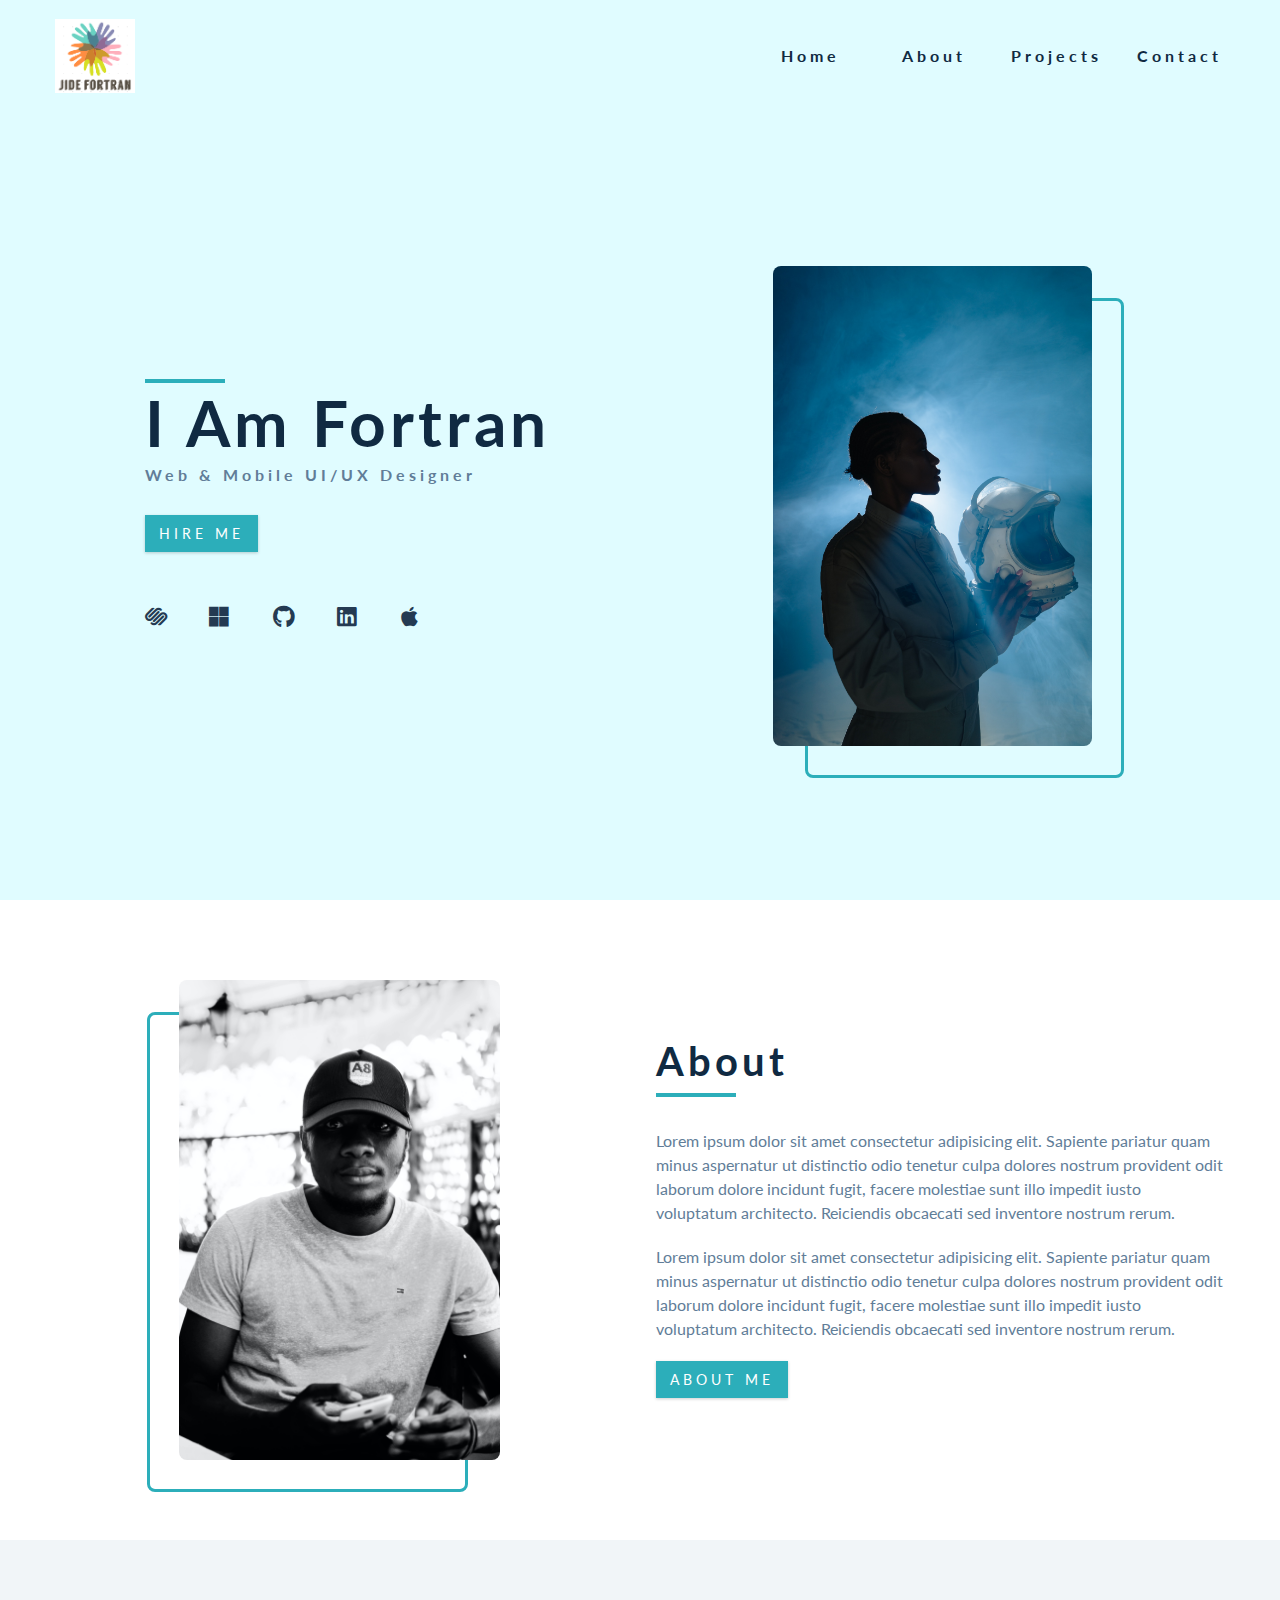
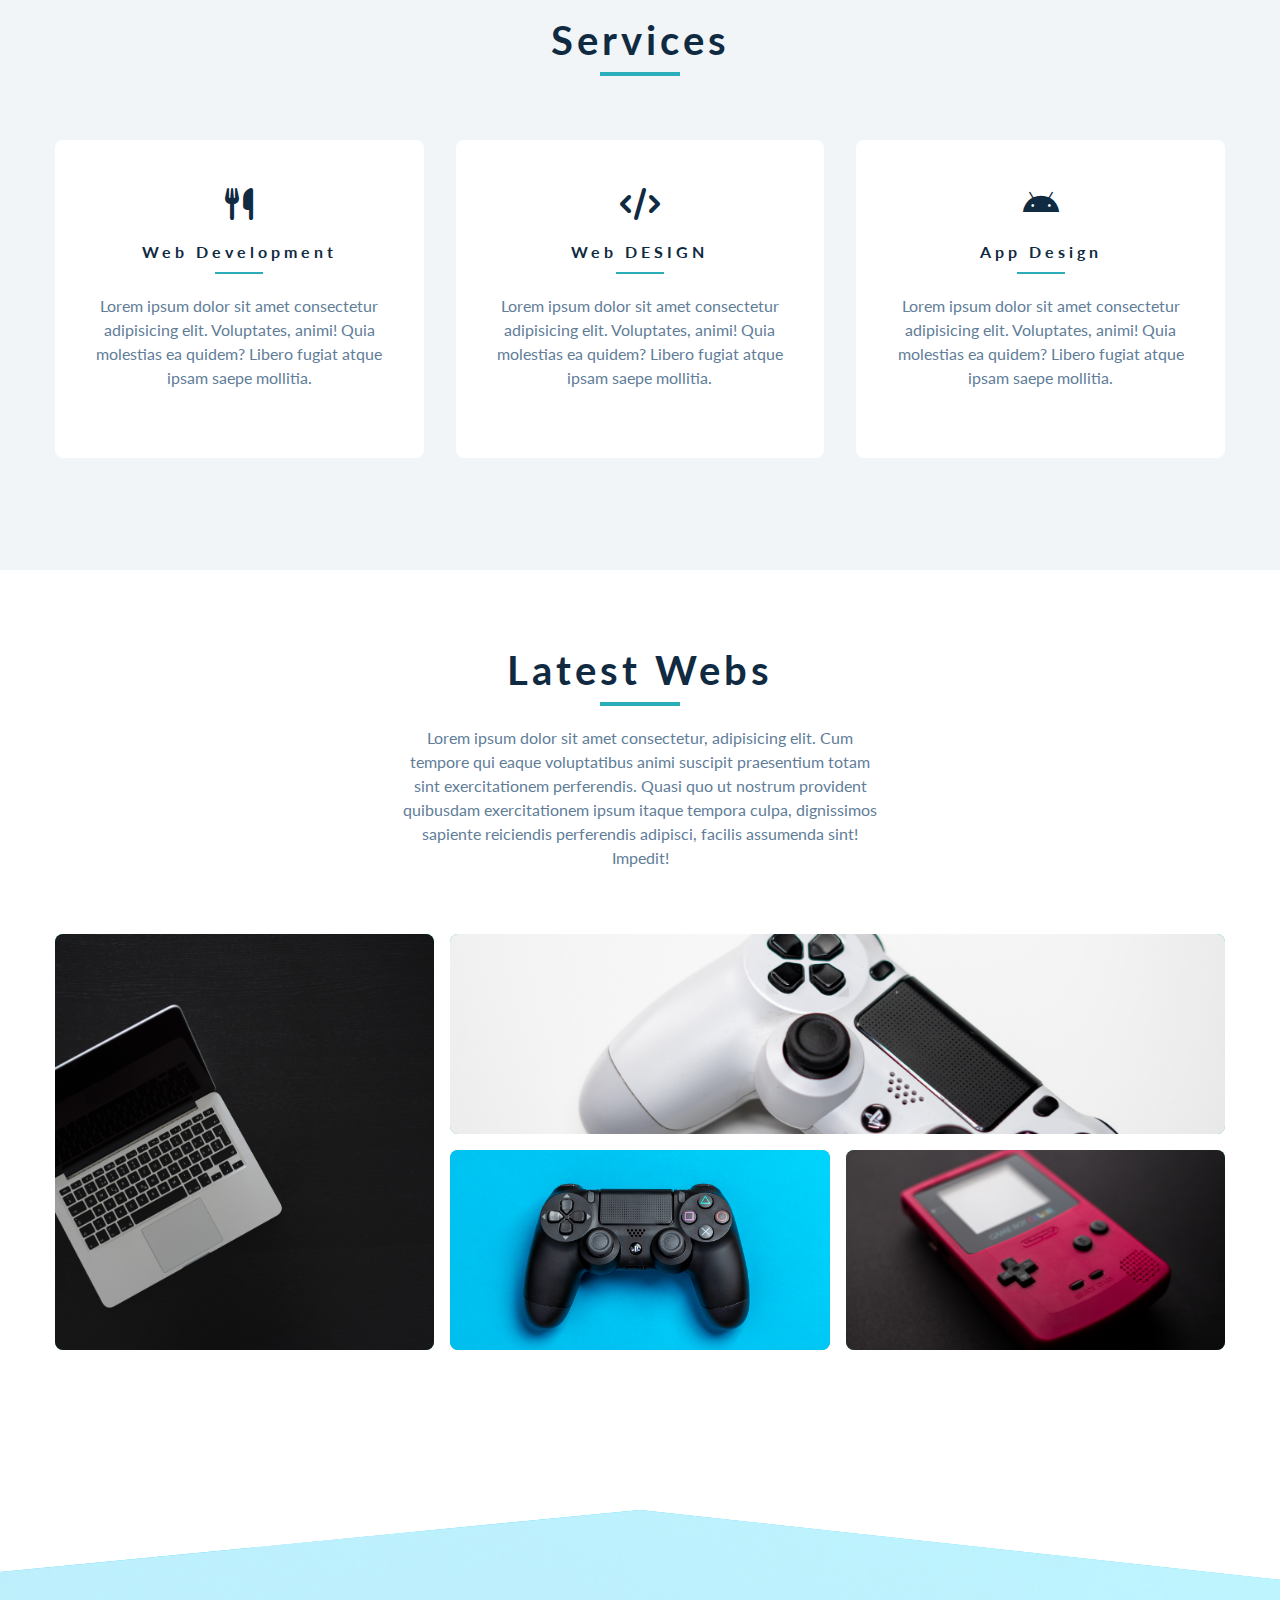
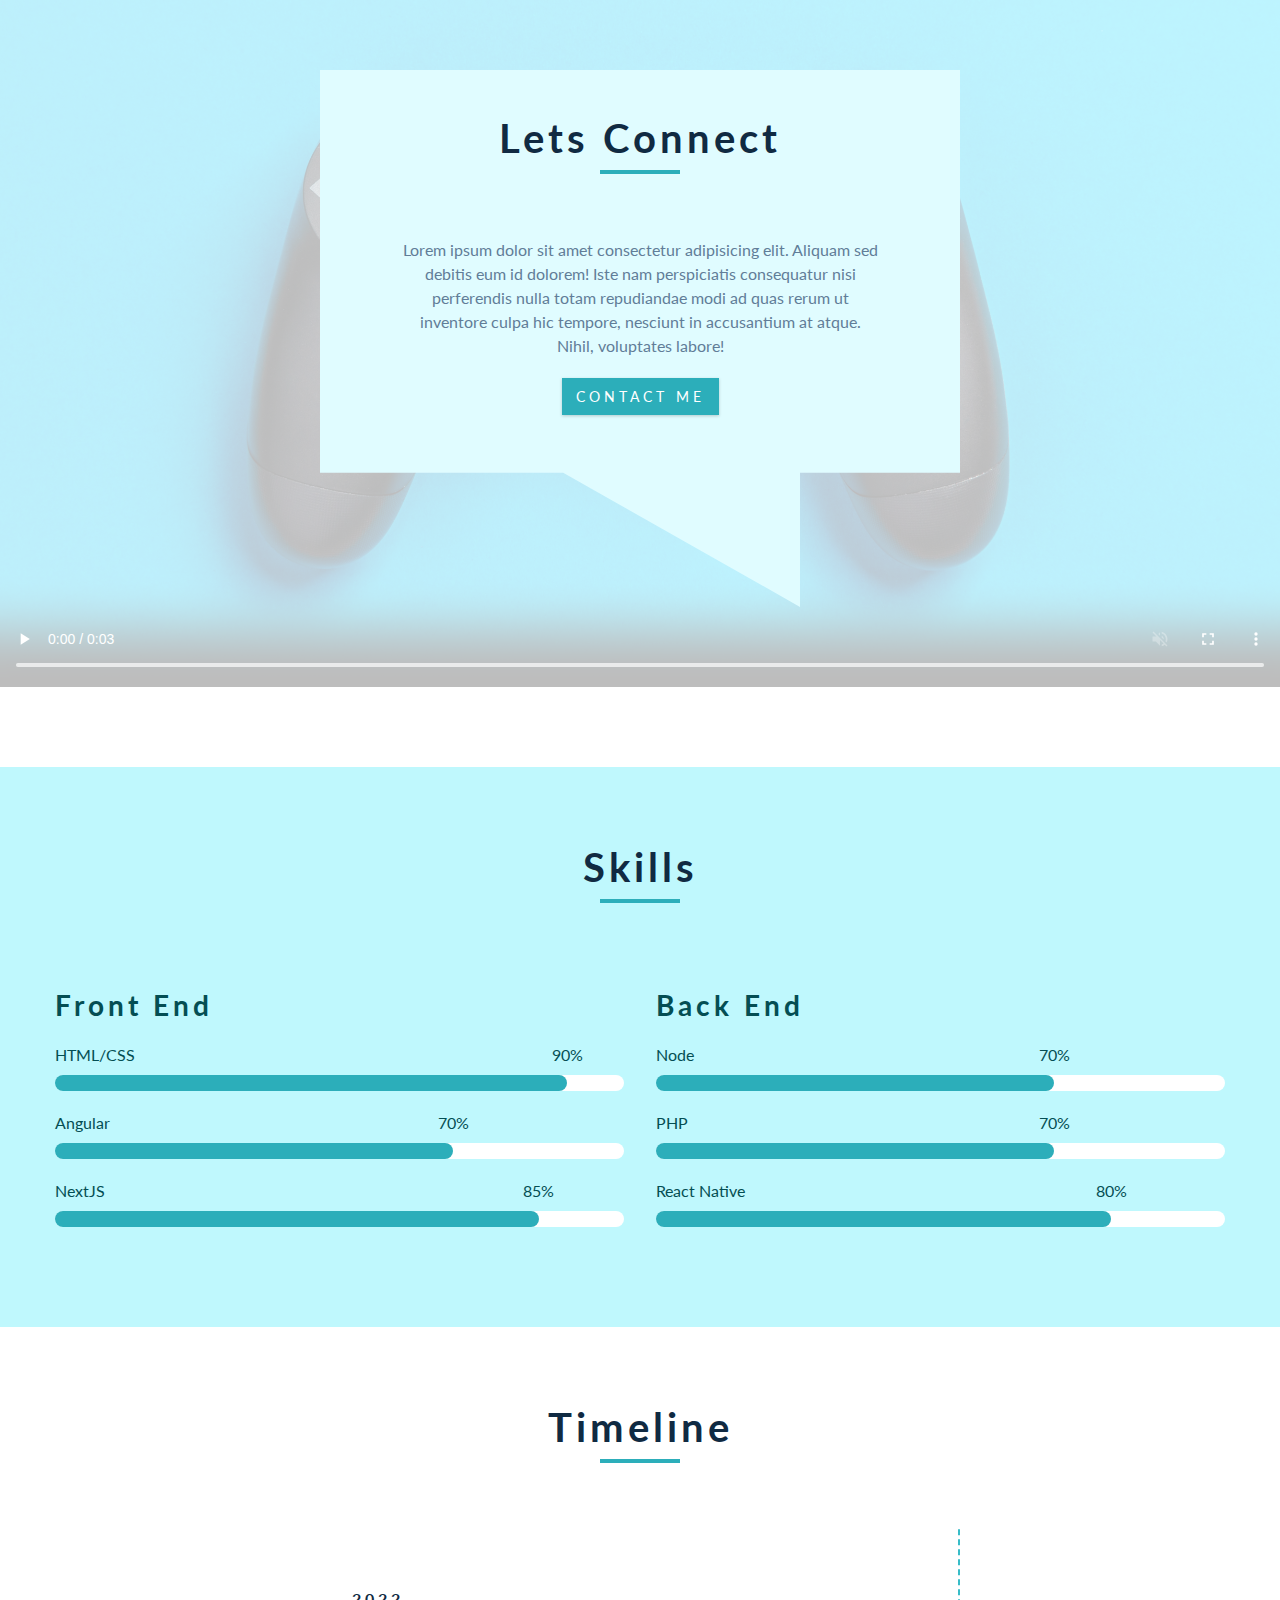
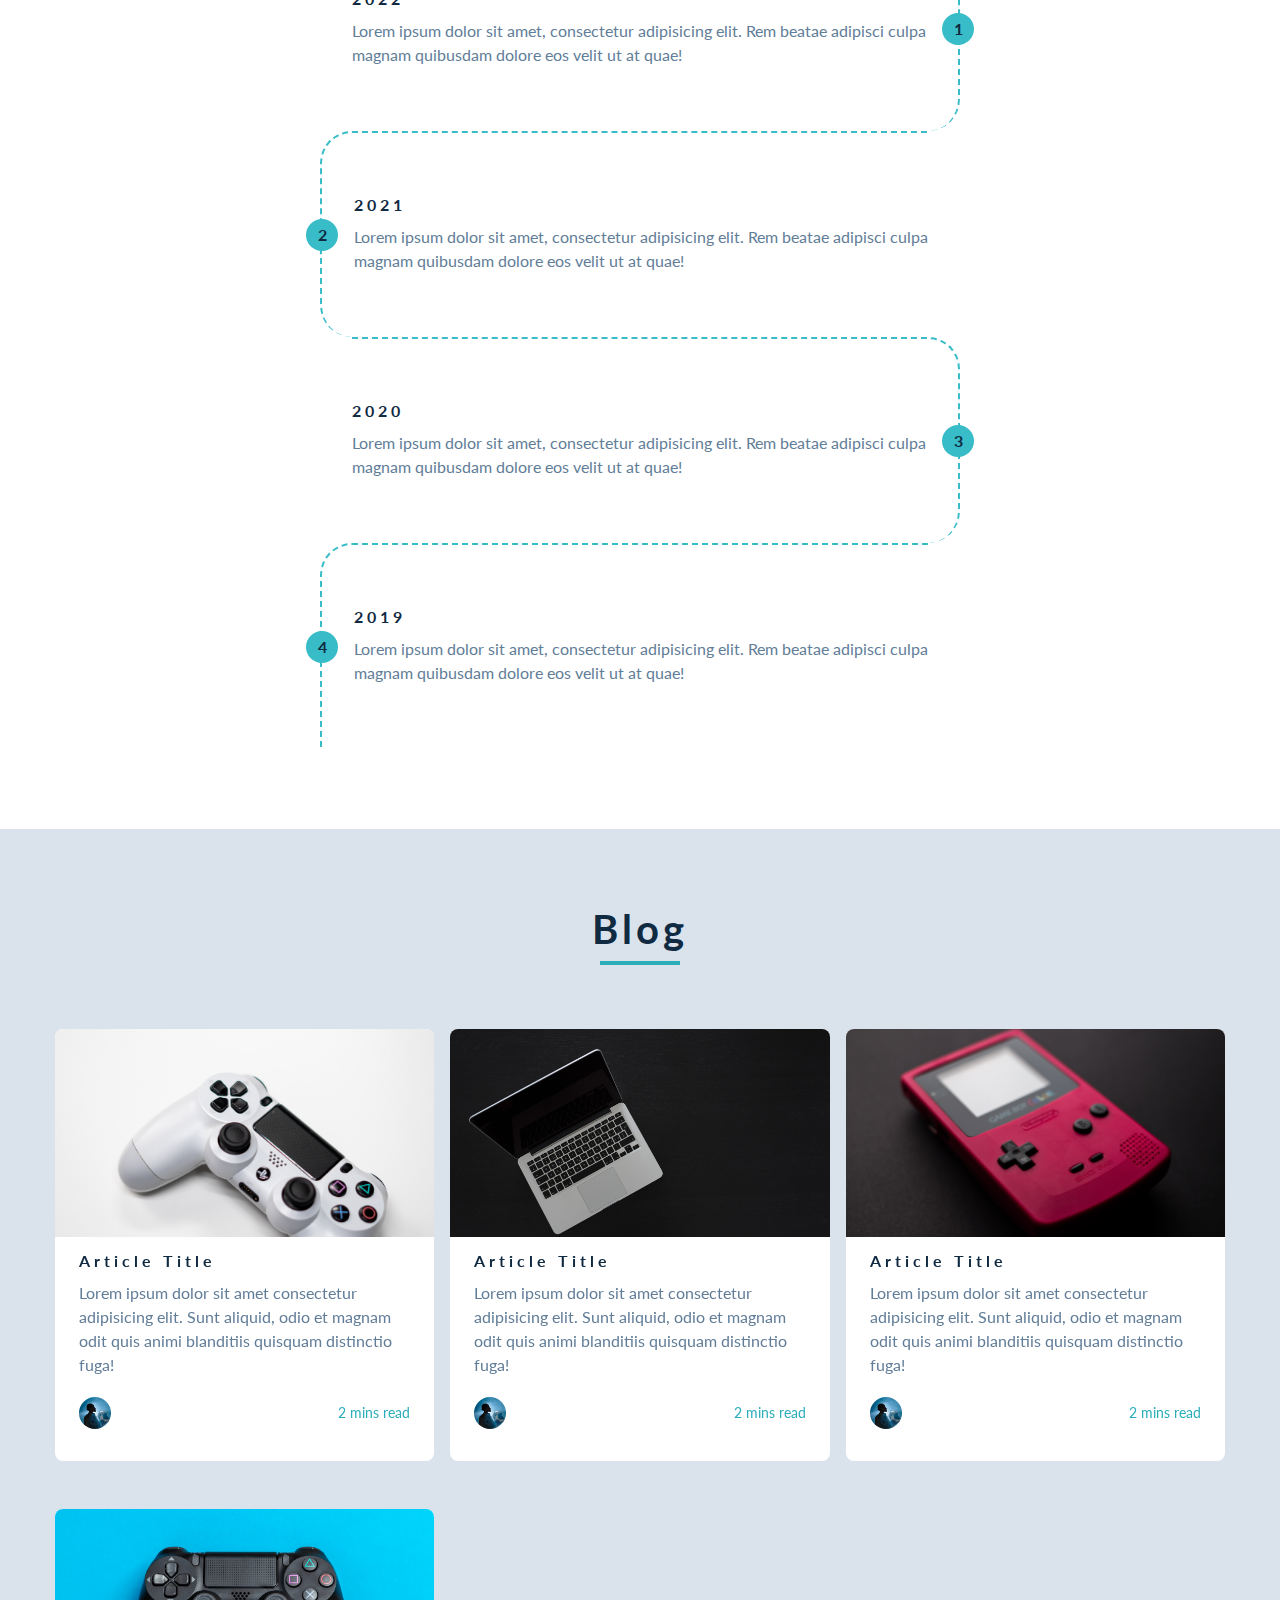
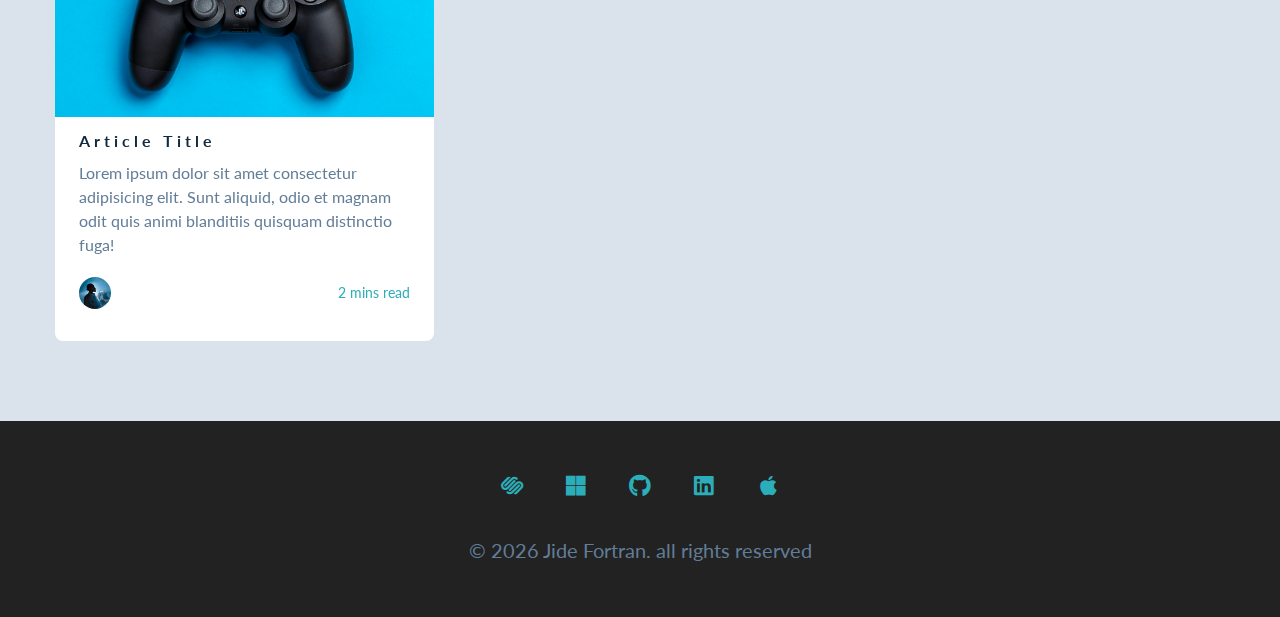
<file: index.html>
<!DOCTYPE html>
<html lang="en">
<head>
    <meta charset="UTF-8">
    <meta http-equiv="X-UA-Compatible" content="IE=edge">
    <meta name="viewport" content="width=device-width, initial-scale=1.0">
    <link rel="stylesheet" href="./fontawesome-free-6.2.0-web/css/all.min.css">
<link rel="stylesheet" href="./styles.css">

    <title>Jide Fortran || Home</title>
</head>
<body>
    <!-- navbar -->
    <nav class="nav" id="nav"> 

        <div class="nav-center">
            <!-- nav header -->
            <div class="nav-header">
                <img src="./img/logo.png" alt="logo" class="nav-logo"/>
                <button class="nav-btn" id="nav-btn">
                    <i class="fas fa-bars"></i>
                </button>
            </div>
            <!-- nav links -->
            <ul class="nav-links">
                <li>
                    <a href="index.html">Home</a>
                </li>
                <li>
                    <a href="about.html">About</a>
                </li>
                <li>
                    <a href="projects.html">Projects</a>
                </li>
                <li>
                    <a href="contact.html">Contact</a>
                </li>
            </ul>
        </div>
    </nav>
    <aside class="sidebar" id="sidebar">


        <div>
            <button class="close-btn" id="close-btn">

                <i class="fas fa-times"></i>
            </button>

             <!-- sidbar links -->
             <ul class="sidebar-links">
                <li>
                    <a href="index.html">Home</a>
                </li>
                <li>
                    <a href="about.html">About</a>
                </li>
                <li>
                    <a href="projects.html">Projects</a>
                </li>
                <li>
                    <a href="contact.html">Contact</a>
                </li>
            </ul>
            <!-- social icons -->
            <ul class="social-icons">
                <li>
                    <a href="https://www.twitter.com" class="social-icon">
                        <i class="fab fa-squarespace"></i>
                    </a>
                </li>
                <li>
                    <a href="https://www.twitter.com" class="social-icon">
                        <i class="fab fa-microsoft"></i>
                    </a>
                </li>
                <li>
                    <a href="https://www.twitter.com" class="social-icon">
                        <i class="fab fa-github"></i>
                    </a>
                </li>
                <li>
                    <a href="https://www.twitter.com" class="social-icon">
                        <i class="fab fa-linkedin"></i>
                    </a>
                </li>
                <li>
                    <a href="https://www.twitter.com" class="social-icon">
                        <i class="fab fa-apple"></i>
                    </a>
                </li>
            </ul>
        </div>
    </aside>

    <!-- header -->
<header class="hero">
<div class="section-center hero-center">
    <article class="hero-info">
        <div class="underline"> </div>
            <h1> I am Fortran</h1>
            <h4> Web & Mobile UI/UX Designer</h4>



            <a href="contact.html" class="btn hero-btn"> Hire Me</a>

             <!-- social icons -->
             <ul class="social-icons hero-icons">
                <li>
                    <a href="https://www.twitter.com" class="social-icon">
                        <i class="fab fa-squarespace"></i>
                    </a>
                </li>
                <li>
                    <a href="https://www.twitter.com" class="social-icon">
                        <i class="fab fa-microsoft"></i>
                    </a>
                </li>
                <li>
                    <a href="https://www.twitter.com" class="social-icon">
                        <i class="fab fa-github"></i>
                    </a>
                </li>
                <li>
                    <a href="https://www.twitter.com" class="social-icon">
                        <i class="fab fa-linkedin"></i>
                    </a>
                </li>
                <li>
                    <a href="https://www.twitter.com" class="social-icon">
                        <i class="fab fa-apple"></i>
                    </a>
                </li>
            </ul>
        
    </article>
    <article class="hero-img">
        <img src="./img//profile.jpg" class="hero-photo" alt="jide fortran">
    </article>
</div>
</header>

<!-- about -->
<section class="section about">

    <div class="section-center about-center">
        <!-- about img -->
    <article class="about-img">
        <img src="./img/profile2.jpg" class="hero-photo" alt="about-img">
    </article>

     <!-- about info -->
     <article class="about-info">
        <!-- section  title-->
        <div class="section-title about-title">
<h2>About</h2>
<div class="underline"></div>
</div>
<p>Lorem ipsum dolor sit amet consectetur adipisicing elit. Sapiente pariatur quam minus aspernatur ut distinctio odio tenetur culpa dolores nostrum provident odit laborum dolore incidunt fugit, facere molestiae sunt illo impedit iusto voluptatum architecto. Reiciendis obcaecati sed inventore nostrum rerum.</p>
<p>Lorem ipsum dolor sit amet consectetur adipisicing elit. Sapiente pariatur quam minus aspernatur ut distinctio odio tenetur culpa dolores nostrum provident odit laborum dolore incidunt fugit, facere molestiae sunt illo impedit iusto voluptatum architecto. Reiciendis obcaecati sed inventore nostrum rerum.</p>

<a href="about.html" class="btn"> about Me</a>
        
     </article>
    </div>
</section>

<!-- service -->
<section class="section  bg-grey">
<!-- section  title-->
<div class="section-title ">
    <h2>Services</h2>
    <div class="underline"></div>
    </div>
    <div class="services-center section-center">
        <!-- single service -->
    <article class="service">
        <div class="fa fa-cutlery service-icon"></div>
        <h4>web development</h4>
        <div class="underline"></div>
        <p>Lorem ipsum dolor sit amet consectetur adipisicing elit. Voluptates, animi! Quia molestias ea quidem? Libero fugiat atque ipsam saepe mollitia.</p>
    </article>

        <!-- end of single service -->
<!-- single service -->
<article class="service">
    <div class="fas fa-code service-icon"></div>
    <h4>web dESIGN</h4>
    <div class="underline"></div>
    <p>Lorem ipsum dolor sit amet consectetur adipisicing elit. Voluptates, animi! Quia molestias ea quidem? Libero fugiat atque ipsam saepe mollitia.</p>
</article>

    <!-- end of single service --><!-- single service -->
    <article class="service">
        <div class="fab fa-android service-icon"></div>
        <h4>App Design</h4>
        <div class="underline"></div>
        <p>Lorem ipsum dolor sit amet consectetur adipisicing elit. Voluptates, animi! Quia molestias ea quidem? Libero fugiat atque ipsam saepe mollitia.</p>
    </article>

        <!-- end of single service -->
    </div>
</section>
<!-- projects -->
<section class="section projects">
<!-- section  title-->
<div class="section-title ">
    <h2>Latest Webs</h2>
    <div class="underline"></div>
    <p class="projects-text">Lorem ipsum dolor sit amet consectetur, adipisicing elit. Cum tempore qui eaque voluptatibus animi suscipit praesentium totam sint exercitationem perferendis. Quasi quo ut nostrum provident quibusdam exercitationem ipsum itaque tempora culpa, dignissimos sapiente reiciendis perferendis adipisci, facilis assumenda sint! Impedit!</p>

    </div>
<div class="section-center projects-center">

    <!-- single project -->
    <a href="projects.html" class="project-1">
    <article class="project">
 <img src="./img/project2.jpg" class="project-img" alt="">
 <div class="project-info">
    <h4> project title</h4>
    <p>client name</p>
 </div>
    </article>
</a>
<!-- end of single peoject -->
<!-- single project -->
<a href="projects.html" class="project-2">
    <article class="project">
 <img src="./img/project4.jpg" class="project-img" alt="">
 <div class="project-info">
    <h4> project title</h4>
    <p>client name</p>
 </div>
    </article>
</a>
<!-- end of single peoject -->
<!-- single project -->
<a href="projects.html" class="project-3">
    <article class="project">
 <img src="./img/project1.jpg" class="project-img" alt="">
 <div class="project-info">
    <h4> project title</h4>
    <p>client name</p>
 </div>
    </article>
</a>
<!-- end of single peoject -->
<!-- single project -->
<a href="projects.html" class="project-4">
    <article class="project">
 <img src="./img/project3.jpg" class="project-img" alt="">
 <div class="project-info">
    <h4> project title</h4>
    <p>client name</p>
 </div>
    </article>
</a>
<!-- end of single peoject -->
</div>
</section>

<!-- connectz -->

<section class="connect">
    <video controls autoplay muted loop class="video-container" poster="./img/project1.jpg">
        <source src="./video/video.mp4" type="video/mp4">
        sorry your browser does not support embeded videos
    </video>
    <div class="video-banner">
        <div class="section-title">
            <h2>Lets Connect</h2>
            <div class="underline"></div>
        </div>
        <p class="video-text">Lorem ipsum dolor sit amet consectetur adipisicing elit. Aliquam sed debitis eum id dolorem! Iste nam perspiciatis consequatur nisi perferendis nulla totam repudiandae modi ad quas rerum ut inventore culpa hic tempore, nesciunt in accusantium at atque. Nihil, voluptates labore!</p>
        <a href="contact.html" class="btn"> Contact Me</a>
    </div>
</section>

<!-- skills section -->
<section class="section skills">
    <div class="section-title">
        <h2>Skills</h2>
        <div class="underline"></div>
    </div>
    <div class="section-center skills-center">
        <article>
            <h3>Front end</h3>
            <!-- single skill -->
            <div class="skill">
<p>HTML/CSS</p>
<div class="skill-container">
    <div class="skill-value value-90" > </div>
<p class="skill-text skill-text-90" > 90%</p>
</div>
</div>
            <!-- end -->
             <!-- single skill -->
             <div class="skill">
<p>Angular</p>
<div class="skill-container">
    <div class="skill-value value-70"> </div>
<p class="skill-text skill-text-70"> 70%</p>
</div>
</div>
            <!-- end -->
             <!-- single skill -->
             <div class="skill">
<p>NextJS</p>
<div class="skill-container">
    <div class="skill-value value-85" > 

    </div>
<p class="skill-text skill-text-85"> 85%</p>
</div>
</div>
            <!-- end -->
        
        </article>

        <article>
            <h3>Back end</h3>
            <!-- single skill -->
            <div class="skill">
<p>Node</p>
<div class="skill-container">
    <div class="skill-value value-70"> </div>
<p class="skill-text skill-text-70"> 70%</p>
</div>
</div>
            <!-- end -->
             <!-- single skill -->
             <div class="skill">
<p>PHP</p>
<div class="skill-container">
    <div class="skill-value value-70"> </div>
<p class="skill-text skill-text-70"> 70%</p>
</div>
             </div>
            <!-- end -->
             <!-- single skill -->
             <div class="skill">
<p>React Native</p>
<div class="skill-container">
    <div class="skill-value value-80" > </div>
<p class="skill-text skill-text-80"> 80%</p>
</div>
</div>
            <!-- end -->
        
        </article>
    </div>
</section>
<section class="section timeline">
    <div class="section-title">
        <h2>Timeline</h2>
        <div class="underline"></div>
    </div>
    <div class="section-center timeline-center">
        <!-- single timelineitem -->
<article class="timeline-item">
    <h4>2022</h4>
    <p>Lorem ipsum dolor sit amet, consectetur adipisicing elit. Rem beatae adipisci culpa magnam quibusdam dolore eos velit ut at quae!</p>
    <span class="number">1</span>
</article>
        <!-- end of single timelineitem -->
         <!-- single timelineitem -->
<article class="timeline-item">
    <h4>2021</h4>
    <p>Lorem ipsum dolor sit amet, consectetur adipisicing elit. Rem beatae adipisci culpa magnam quibusdam dolore eos velit ut at quae!</p>
    <span class="number">2</span>
</article>
        <!-- end of single timelineitem -->
         <!-- single timelineitem -->
<article class="timeline-item">
    <h4>2020</h4>
    <p>Lorem ipsum dolor sit amet, consectetur adipisicing elit. Rem beatae adipisci culpa magnam quibusdam dolore eos velit ut at quae!</p>
    <span class="number">3</span>
</article>
        <!-- end of single timelineitem --> <!-- single timelineitem -->
<article class="timeline-item">
    <h4>2019</h4>
    <p>Lorem ipsum dolor sit amet, consectetur adipisicing elit. Rem beatae adipisci culpa magnam quibusdam dolore eos velit ut at quae!</p>
    <span class="number">4</span>
</article>
        <!-- end of single timelineitem -->
    </div>
</section>
<!-- blog -->
<section class="section blog">
    <div class="section-title">
        <h2>Blog</h2>
        <div class="underline"></div>
    </div>
<div class="section-center blog-center">
    <!-- single article -->
    <div class="card">
        <!-- front of card -->
        <div class="card-side card-front">

<img src="./img/project4.jpg" alt="project image">
<div class="card-info">
    <h4>Article Title</h4>
    <p>Lorem ipsum dolor sit amet consectetur adipisicing elit. Sunt aliquid, odio et magnam odit quis animi blanditiis quisquam distinctio fuga!</p>
    <div class="card-footer">
        <img src="./img/small.jpg" alt="">
        <p>2 mins read</p>
    </div>
</div>
        </div>
        <!-- back of card -->
        <div class="card-side card-back">

            <button class="btn">Read More</button>
    </div>
  
</div>
  <!-- end of single article -->

  <!-- single article -->
  <div class="card">
    <!-- front of card -->
    <div class="card-side card-front">

<img src="./img/project2.jpg" alt="project image">
<div class="card-info">
<h4>Article Title</h4>
<p>Lorem ipsum dolor sit amet consectetur adipisicing elit. Sunt aliquid, odio et magnam odit quis animi blanditiis quisquam distinctio fuga!</p>
<div class="card-footer">
    <img src="./img/small.jpg" alt="">
    <p>2 mins read</p>
</div>
</div>
    </div>
    <!-- back of card -->
    <div class="card-side card-back">

        <button class="btn">Read More</button>
</div>

</div>
<!-- end of single article -->

<!-- single article -->
<div class="card">
    <!-- front of card -->
    <div class="card-side card-front">

<img src="./img/project3.jpg" alt="project image">
<div class="card-info">
<h4>Article Title</h4>
<p>Lorem ipsum dolor sit amet consectetur adipisicing elit. Sunt aliquid, odio et magnam odit quis animi blanditiis quisquam distinctio fuga!</p>
<div class="card-footer">
    <img src="./img/small.jpg" alt="">
    <p>2 mins read</p>
</div>
</div>
    </div>
    <!-- back of card -->
    <div class="card-side card-back">

        <button class="btn">Read More</button>
</div>

</div>
<!-- end of single article -->

<!-- single article -->
<div class="card">
    <!-- front of card -->
    <div class="card-side card-front">

<img src="./img/project1.jpg" alt="project image">
<div class="card-info">
<h4>Article Title</h4>
<p>Lorem ipsum dolor sit amet consectetur adipisicing elit. Sunt aliquid, odio et magnam odit quis animi blanditiis quisquam distinctio fuga!</p>
<div class="card-footer">
    <img src="./img/small.jpg" alt="">
    <p>2 mins read</p>
</div>
</div>
    </div>
    <!-- back of card -->
    <div class="card-side card-back">

        <button class="btn">Read More</button>
</div>

</div>
<!-- end of single article -->
    </div>
</section>
<!-- footer -->
<footer class="footer">
    <!-- social icons -->
    <ul class="social-icons">
        <li>
            <a href="https://www.twitter.com" class="social-icon">
                <i class="fab fa-squarespace"></i>
            </a>
        </li>
        <li>
            <a href="https://www.twitter.com" class="social-icon">
                <i class="fab fa-microsoft"></i>
            </a>
        </li>
        <li>
            <a href="https://www.twitter.com" class="social-icon">
                <i class="fab fa-github"></i>
            </a>
        </li>
        <li>
            <a href="https://www.twitter.com" class="social-icon">
                <i class="fab fa-linkedin"></i>
            </a>
        </li>
        <li>
            <a href="https://www.twitter.com" class="social-icon">
                <i class="fab fa-apple"></i>
            </a>
        </li>
    </ul>
    <p>&copy; <span id="date"></span> Jide Fortran. all rights reserved</p>

</footer>

    <script src="./app.js"></script>
</body>
</html>
</file>
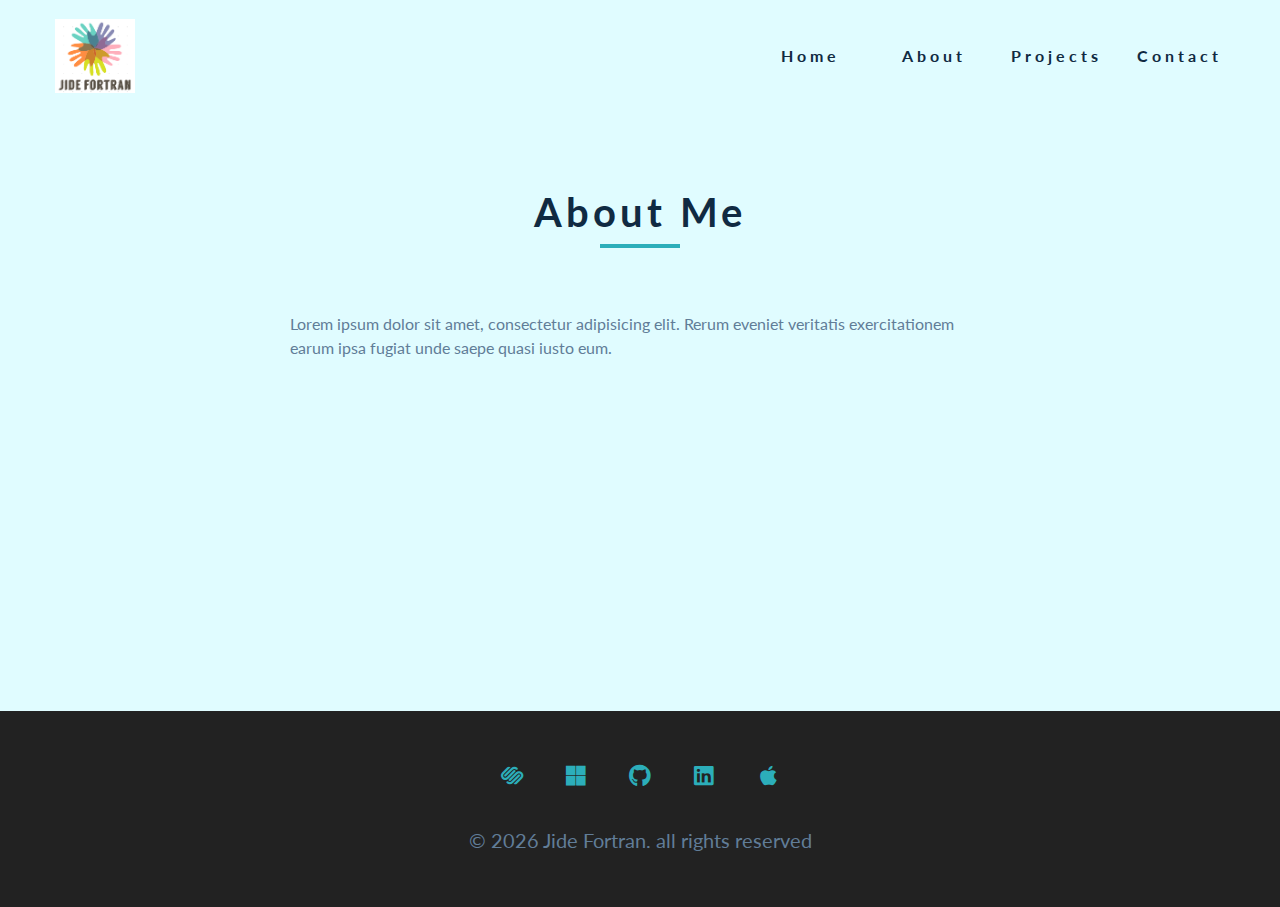
<file: about.html>
<!DOCTYPE html>
<html lang="en">
<head>
    <meta charset="UTF-8">
    <meta http-equiv="X-UA-Compatible" content="IE=edge">
    <meta name="viewport" content="width=device-width, initial-scale=1.0">
    <link rel="stylesheet" href="./fontawesome-free-6.2.0-web/css/all.min.css">
<link rel="stylesheet" href="./styles.css">

    <title>Jide Fortran || About</title>
</head>
<body>
    <!-- navbar -->
    <nav class="nav" id="nav"> 

        <div class="nav-center">
            <!-- nav header -->
            <div class="nav-header">
                <img src="./img/logo.png" alt="logo" class="nav-logo"/>
                <button class="nav-btn" id="nav-btn">
                    <i class="fas fa-bars"></i>
                </button>
            </div>
            <!-- nav links -->
            <ul class="nav-links">
                <li>
                    <a href="index.html">Home</a>
                </li>
                <li>
                    <a href="about.html">About</a>
                </li>
                <li>
                    <a href="projects.html">Projects</a>
                </li>
                <li>
                    <a href="contact.html">Contact</a>
                </li>
            </ul>
        </div>
    </nav>
    <aside class="sidebar" id="sidebar">


        <div>
            <button class="close-btn" id="close-btn">

                <i class="fas fa-times"></i>
            </button>

             <!-- sidbar links -->
             <ul class="sidebar-links">
                <li>
                    <a href="index.html">Home</a>
                </li>
                <li>
                    <a href="about.html">About</a>
                </li>
                <li>
                    <a href="projects.html">Projects</a>
                </li>
                <li>
                    <a href="contact.html">Contact</a>
                </li>
            </ul>
            <!-- social icons -->
            <ul class="social-icons">
                <li>
                    <a href="https://www.twitter.com" class="social-icon">
                        <i class="fab fa-squarespace"></i>
                    </a>
                </li>
                <li>
                    <a href="https://www.twitter.com" class="social-icon">
                        <i class="fab fa-microsoft"></i>
                    </a>
                </li>
                <li>
                    <a href="https://www.twitter.com" class="social-icon">
                        <i class="fab fa-github"></i>
                    </a>
                </li>
                <li>
                    <a href="https://www.twitter.com" class="social-icon">
                        <i class="fab fa-linkedin"></i>
                    </a>
                </li>
                <li>
                    <a href="https://www.twitter.com" class="social-icon">
                        <i class="fab fa-apple"></i>
                    </a>
                </li>
            </ul>
        </div>
    </aside>

    <!-- header -->


<section class="section single-page">
    <div class="section-title">
        <h2>About Me</h2>
        <div class="underline"></div>
    </div>
    <div class="section-center page-info">
        <p>Lorem ipsum dolor sit amet, consectetur adipisicing elit. Rerum eveniet veritatis exercitationem earum ipsa fugiat unde saepe quasi iusto eum.</p>
    </div>

</section>




<!-- footer -->
<footer class="footer">
    <!-- social icons -->
    <ul class="social-icons">
        <li>
            <a href="https://www.twitter.com" class="social-icon">
                <i class="fab fa-squarespace"></i>
            </a>
        </li>
        <li>
            <a href="https://www.twitter.com" class="social-icon">
                <i class="fab fa-microsoft"></i>
            </a>
        </li>
        <li>
            <a href="https://www.twitter.com" class="social-icon">
                <i class="fab fa-github"></i>
            </a>
        </li>
        <li>
            <a href="https://www.twitter.com" class="social-icon">
                <i class="fab fa-linkedin"></i>
            </a>
        </li>
        <li>
            <a href="https://www.twitter.com" class="social-icon">
                <i class="fab fa-apple"></i>
            </a>
        </li>
    </ul>
    <p>&copy; <span id="date"></span> Jide Fortran. all rights reserved</p>

</footer>
<script src="./app.js"></script>
</body>
</html>
</file>
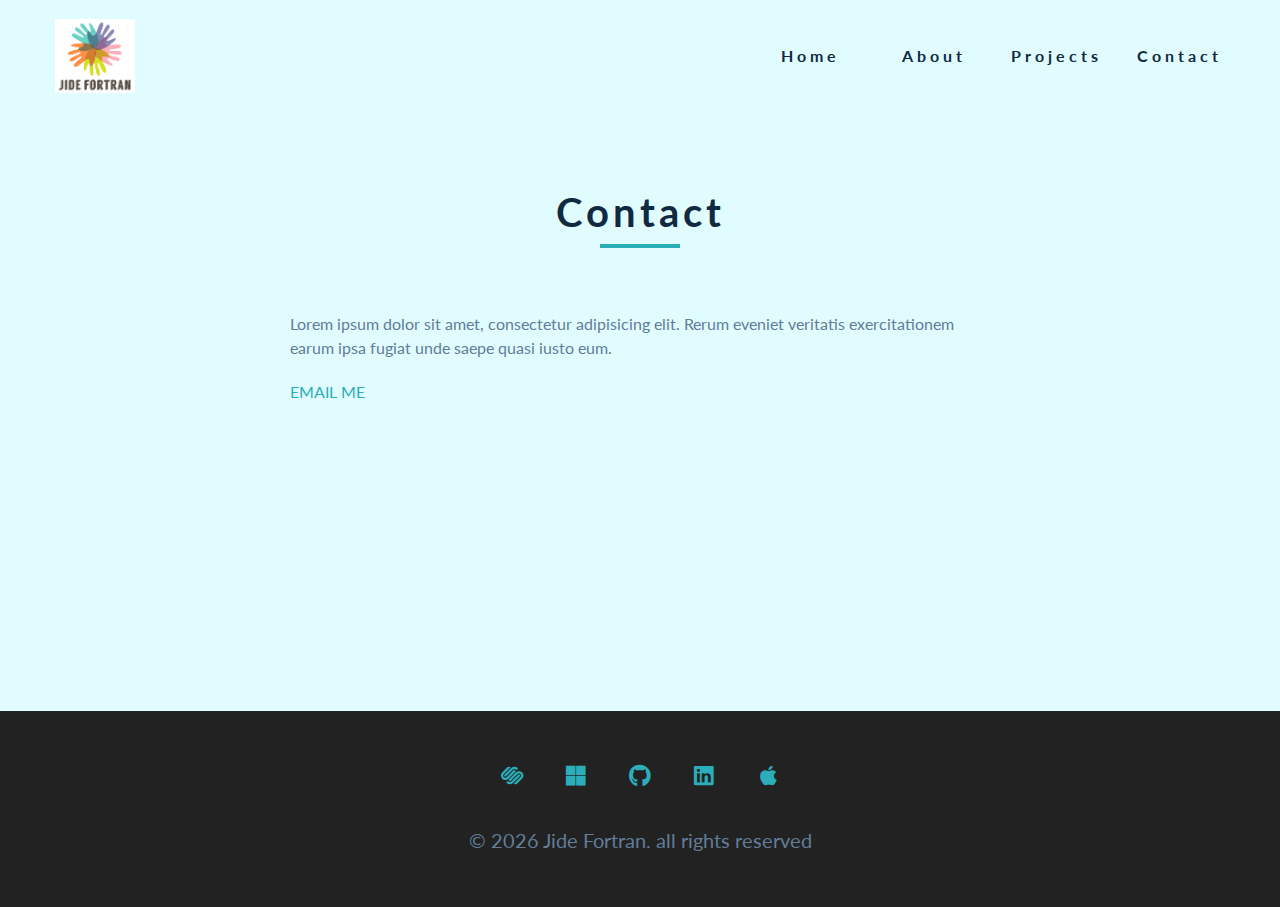
<file: contact.html>
<!DOCTYPE html>
<html lang="en">
<head>
    <meta charset="UTF-8">
    <meta http-equiv="X-UA-Compatible" content="IE=edge">
    <meta name="viewport" content="width=device-width, initial-scale=1.0">
    <link rel="stylesheet" href="./fontawesome-free-6.2.0-web/css/all.min.css">
<link rel="stylesheet" href="./styles.css">

    <title>Jide Fortran || About</title>
</head>
<body>
    <!-- navbar -->
    <nav class="nav" id="nav"> 

        <div class="nav-center">
            <!-- nav header -->
            <div class="nav-header">
                <img src="./img/logo.png" alt="logo" class="nav-logo"/>
                <button class="nav-btn" id="nav-btn">
                    <i class="fas fa-bars"></i>
                </button>
            </div>
            <!-- nav links -->
            <ul class="nav-links">
                <li>
                    <a href="index.html">Home</a>
                </li>
                <li>
                    <a href="about.html">About</a>
                </li>
                <li>
                    <a href="projects.html">Projects</a>
                </li>
                <li>
                    <a href="contact.html">Contact</a>
                </li>
            </ul>
        </div>
    </nav>
    <aside class="sidebar" id="sidebar">


        <div>
            <button class="close-btn" id="close-btn">

                <i class="fas fa-times"></i>
            </button>

             <!-- sidbar links -->
             <ul class="sidebar-links">
                <li>
                    <a href="index.html">Home</a>
                </li>
                <li>
                    <a href="about.html">About</a>
                </li>
                <li>
                    <a href="projects.html">Projects</a>
                </li>
                <li>
                    <a href="contact.html">Contact</a>
                </li>
            </ul>
            <!-- social icons -->
            <ul class="social-icons">
                <li>
                    <a href="https://www.twitter.com" class="social-icon">
                        <i class="fab fa-squarespace"></i>
                    </a>
                </li>
                <li>
                    <a href="https://www.twitter.com" class="social-icon">
                        <i class="fab fa-microsoft"></i>
                    </a>
                </li>
                <li>
                    <a href="https://www.twitter.com" class="social-icon">
                        <i class="fab fa-github"></i>
                    </a>
                </li>
                <li>
                    <a href="https://www.twitter.com" class="social-icon">
                        <i class="fab fa-linkedin"></i>
                    </a>
                </li>
                <li>
                    <a href="https://www.twitter.com" class="social-icon">
                        <i class="fab fa-apple"></i>
                    </a>
                </li>
            </ul>
        </div>
    </aside>

    <!-- header -->


<section class="section single-page">
    <div class="section-title">
        <h2>Contact</h2>
        <div class="underline"></div>
    </div>
    <div class="section-center page-info">
        <p>Lorem ipsum dolor sit amet, consectetur adipisicing elit. Rerum eveniet veritatis exercitationem earum ipsa fugiat unde saepe quasi iusto eum.</p>
        <a href="mailto:me@jidefortran.com"> Email me</a>
    </div>

</section>




<!-- footer -->
<footer class="footer">
    <!-- social icons -->
    <ul class="social-icons">
        <li>
            <a href="https://www.twitter.com" class="social-icon">
                <i class="fab fa-squarespace"></i>
            </a>
        </li>
        <li>
            <a href="https://www.twitter.com" class="social-icon">
                <i class="fab fa-microsoft"></i>
            </a>
        </li>
        <li>
            <a href="https://www.twitter.com" class="social-icon">
                <i class="fab fa-github"></i>
            </a>
        </li>
        <li>
            <a href="https://www.twitter.com" class="social-icon">
                <i class="fab fa-linkedin"></i>
            </a>
        </li>
        <li>
            <a href="https://www.twitter.com" class="social-icon">
                <i class="fab fa-apple"></i>
            </a>
        </li>
    </ul>
    <p>&copy; <span id="date"></span> Jide Fortran. all rights reserved</p>

</footer>
<script src="./app.js"></script>
</body>
</html>
</file>
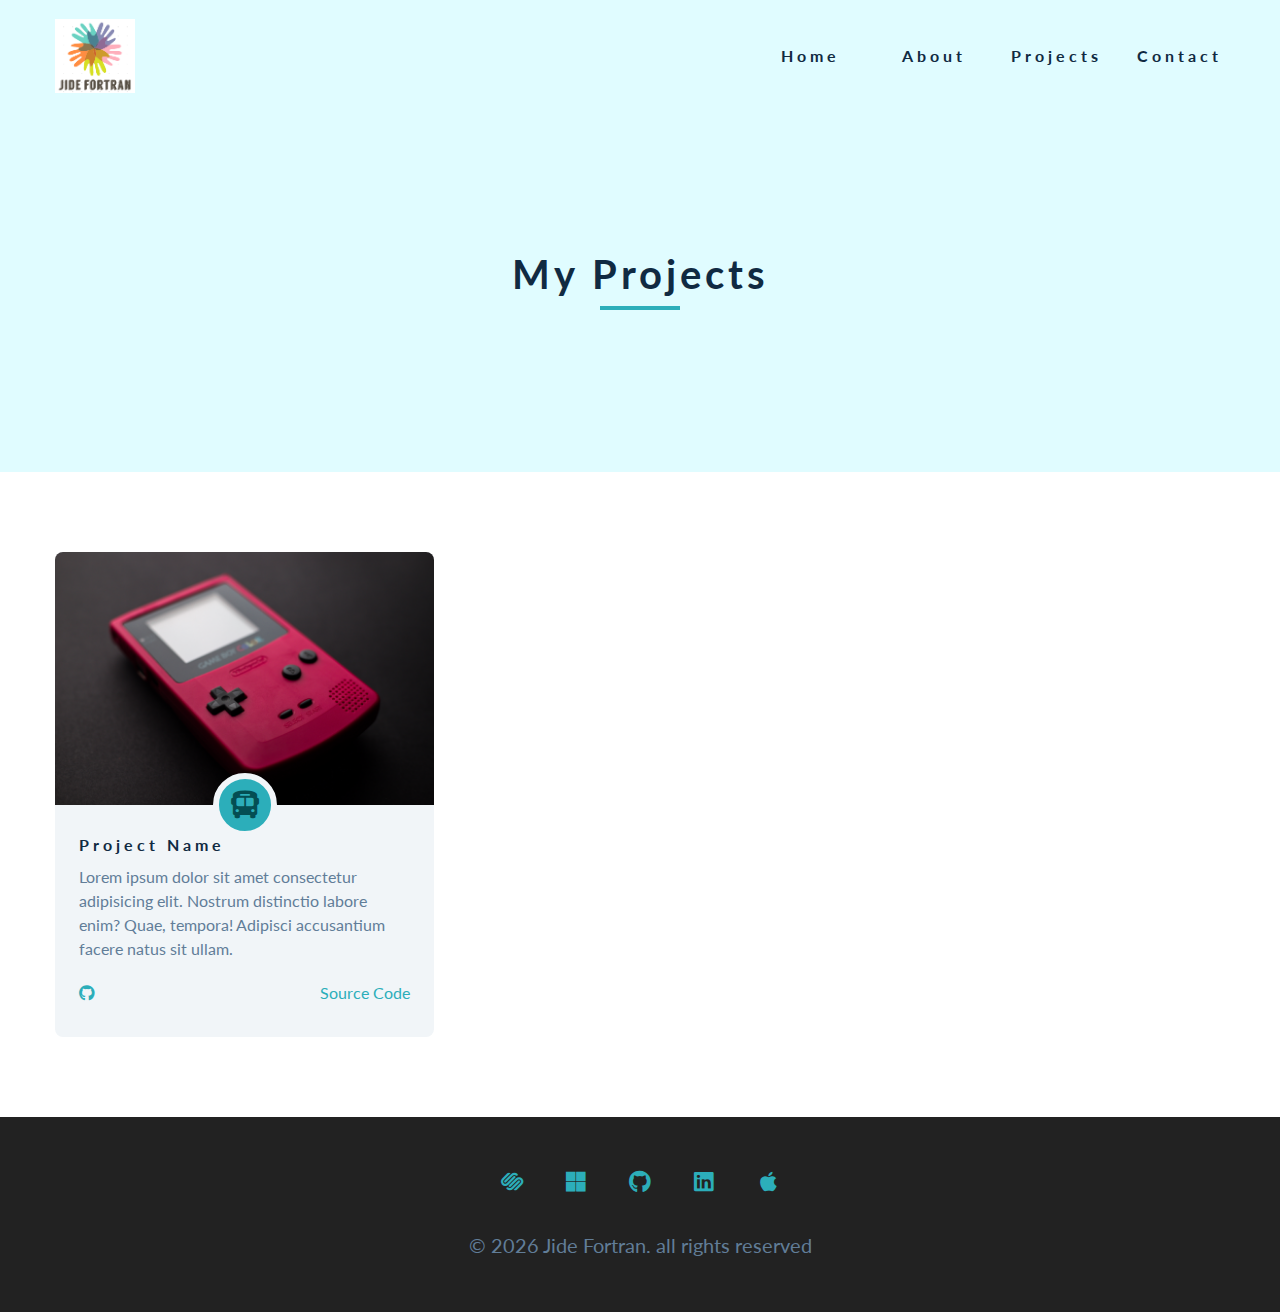
<file: projects.html>
<!DOCTYPE html>
<html lang="en">
<head>
    <meta charset="UTF-8">
    <meta http-equiv="X-UA-Compatible" content="IE=edge">
    <meta name="viewport" content="width=device-width, initial-scale=1.0">
    <link rel="stylesheet" href="./fontawesome-free-6.2.0-web/css/all.min.css">
<link rel="stylesheet" href="./styles.css">

    <title>Jide Fortran || Projects</title>
</head>
<body>
    <!-- navbar -->
    <nav class="nav" id="nav"> 

        <div class="nav-center">
            <!-- nav header -->
            <div class="nav-header">
                <img src="./img/logo.png" alt="logo" class="nav-logo"/>
                <button class="nav-btn" id="nav-btn">
                    <i class="fas fa-bars"></i>
                </button>
            </div>
            <!-- nav links -->
            <ul class="nav-links">
                <li>
                    <a href="index.html">Home</a>
                </li>
                <li>
                    <a href="about.html">About</a>
                </li>
                <li>
                    <a href="projects.html">Projects</a>
                </li>
                <li>
                    <a href="contact.html">Contact</a>
                </li>
            </ul>
        </div>
    </nav>
    <aside class="sidebar" id="sidebar">


        <div>
            <button class="close-btn" id="close-btn">

                <i class="fas fa-times"></i>
            </button>

             <!-- sidbar links -->
             <ul class="sidebar-links">
                <li>
                    <a href="index.html">Home</a>
                </li>
                <li>
                    <a href="about.html">About</a>
                </li>
                <li>
                    <a href="projects.html">Projects</a>
                </li>
                <li>
                    <a href="contact.html">Contact</a>
                </li>
            </ul>
            <!-- social icons -->
            <ul class="social-icons">
                <li>
                    <a href="https://www.twitter.com" class="social-icon">
                        <i class="fab fa-squarespace"></i>
                    </a>
                </li>
                <li>
                    <a href="https://www.twitter.com" class="social-icon">
                        <i class="fab fa-microsoft"></i>
                    </a>
                </li>
                <li>
                    <a href="https://www.twitter.com" class="social-icon">
                        <i class="fab fa-github"></i>
                    </a>
                </li>
                <li>
                    <a href="https://www.twitter.com" class="social-icon">
                        <i class="fab fa-linkedin"></i>
                    </a>
                </li>
                <li>
                    <a href="https://www.twitter.com" class="social-icon">
                        <i class="fab fa-apple"></i>
                    </a>
                </li>
            </ul>
        </div>
    </aside>

    <!-- header -->

<header class="project-hero">
    <div class="section-title">
        <h2>My projects</h2>
        <div class="underline"></div>
    </div>
</header>

<section class="section">
    <div class="section-center projects-page-center">
        <!-- single project -->
        <article class="single-project">
            <div class="project-container">
                <img src="./img/project3.jpg" alt="">
                <a href="www.jidefortran.com" class="project-icon">
                <i class="fas fa-bus"></i>
            </a>
            </div>

            <div class="project-details">
                <h4>project name</h4>
                <p>Lorem ipsum dolor sit amet consectetur adipisicing elit. Nostrum distinctio labore enim? Quae, tempora! Adipisci accusantium facere natus sit ullam.</p>
                <div class="project-footer">
                    <span>
                        <i class="fab fa-github"></i>
                    </span>
                    <a href="https://www.github.com/jidefortran"> Source Code</a>
                </div>
            </div>
        </article>
        <!-- end of single project -->
    </div>
</section>



<!-- footer -->
<footer class="footer">
    <!-- social icons -->
    <ul class="social-icons">
        <li>
            <a href="https://www.twitter.com" class="social-icon">
                <i class="fab fa-squarespace"></i>
            </a>
        </li>
        <li>
            <a href="https://www.twitter.com" class="social-icon">
                <i class="fab fa-microsoft"></i>
            </a>
        </li>
        <li>
            <a href="https://www.twitter.com" class="social-icon">
                <i class="fab fa-github"></i>
            </a>
        </li>
        <li>
            <a href="https://www.twitter.com" class="social-icon">
                <i class="fab fa-linkedin"></i>
            </a>
        </li>
        <li>
            <a href="https://www.twitter.com" class="social-icon">
                <i class="fab fa-apple"></i>
            </a>
        </li>
    </ul>
    <p>&copy; <span id="date"></span> Jide Fortran. all rights reserved</p>

</footer>
<script src="./app.js"></script>
</body>
</html>
</file>
<file: styles.css>
/*
=============== 
Fonts
===============
*/
@import url("https://fonts.googleapis.com/css?family=Lato:400,700&display=swap");

/*
=============== 
Variables
===============
*/

:root {
  /* dark shades of primary color*/
  --clr-primary-1: hsl(184, 91%, 17%);
  --clr-primary-2: hsl(185, 84%, 25%);
  --clr-primary-3: hsl(185, 81%, 29%);
  --clr-primary-4: hsl(184, 77%, 34%);
  /* primary/main color */
  --clr-primary-5: hsl(185, 62%, 45%);
  /* lighter shades of primary color */
  --clr-primary-6: hsl(185, 57%, 50%);
  --clr-primary-7: hsl(184, 65%, 59%);
  --clr-primary-8: hsl(184, 80%, 74%);
  --clr-primary-9: hsl(185, 94%, 87%);
  --clr-primary-10: hsl(186, 100%, 94%);
  /* darkest grey - used for headings */
  --clr-grey-1: hsl(209, 61%, 16%);
  --clr-grey-2: hsl(211, 39%, 23%);
  --clr-grey-3: hsl(209, 34%, 30%);
  --clr-grey-4: hsl(209, 28%, 39%);
  /* grey used for paragraphs */
  --clr-grey-5: hsl(210, 22%, 49%);
  --clr-grey-6: hsl(209, 23%, 60%);
  --clr-grey-7: hsl(211, 27%, 70%);
  --clr-grey-8: hsl(210, 31%, 80%);
  --clr-grey-9: hsl(212, 33%, 89%);
  --clr-grey-10: hsl(210, 36%, 96%);
  --clr-white: #fff;
  --ff-primary: "Lato", sans-serif;
  --transition: all 0.3s linear;
  --spacing: 0.25rem;
  --radius: 0.5rem;
  --light-shadow: 0 5px 15px rgba(0, 0, 0, 0.1);
  --dark-shadow: 0 5px 15px rgba(0, 0, 0, 0.2);
}
/*
=============== 
Global Styles
===============
*/

* {
  margin: 0;
  padding: 0;
  box-sizing: border-box;
}


::after, ::before{
margin: 0;
padding: 0;
box-sizing: border-box;

}
body {
  font-family: var(--ff-primary);
  background: var(--clr-white);
  color: var(--clr-grey-1);
  line-height: 1.5;
  font-size: 0.875rem;
}
ul {
  list-style-type: none;
}
a {
  text-decoration: none;
}

img:not(.nav-logo) {
  width: 100%;
  display: block;
}

.nav-logo{
    width: 5rem;
}
h1,
h2,
h3,
h4 {
  letter-spacing: var(--spacing);
  text-transform: capitalize;
  line-height: 1.25;
  margin-bottom: 0.75rem;
}
h1 {
  font-size: 3rem;
}
h2 {
  font-size: 2rem;
}
h3 {
  font-size: 1.25rem;
}
h4 {
  font-size: 0.875rem;
}
p {
  margin-bottom: 1.25rem;
  color: var(--clr-grey-5);
}
@media screen and (min-width: 800px) {
  h1 {
    font-size: 4rem;
  }
  h2 {
    font-size: 2.5rem;
  }
  h3 {
    font-size: 1.75rem;
  }
  h4 {
    font-size: 1rem;
  }
  body {
    font-size: 1rem;
  }
  h1,
  h2,
  h3,
  h4 {
    line-height: 1;
  }
}
/*  global classes */

.btn {
  text-transform: uppercase;
  background: var(--clr-primary-5);
  color: var(--clr-white);
  padding: 0.375rem 0.75rem;
  letter-spacing: var(--spacing);
  display: inline-block;
  /* font-weight: 700; */
  transition: var(--transition);
  font-size: 0.875rem;
  border: 2px solid transparent;
  cursor: pointer;
  box-shadow: 0 1px 3px rgba(0, 0, 0, 0.2);
}
.btn:hover {
  color: var(--clr-primary-1);
  background: var(--clr-primary-8);
}

.underline{
    width: 5rem;
    height: 0.25rem;
    margin-bottom: 1.25rem;
    background-color: var(--clr-primary-5);
    margin-left: auto;
    margin-right: auto;
}

.section {
    padding:  5rem 0;
}
.section-center{
    width: 90vw;
    margin:  0 auto;;
    max-width: 1170px;
}

@media screen and (min-width:992px) {
    .section-center{
        width: 95vw;
    }
}
    

.section-title{
    margin-bottom: 4rem;
    text-align: center;
}



.bg-grey{
    background: var(--clr-grey-10);
}
/* navbar */
.nav-links{
    display: none;
}

.nav{
    height: 7rem;
    padding: 1rem;
    display: grid;
    align-items: center;
    transition: var(--transition);
}

.nav-center{
width: 100%;
max-width: 1170px;
margin: 0 auto;
}
.nav-header{
    display: grid;
    grid-template-columns:  1fr 1fr;
    align-items: center;
}

.nav-btn{
    background-color: transparent;
    border-color: transparent;
    color: var(--clr-primary-5);
    font-size: 2rem;
    cursor: pointer;
    justify-self: end;
}

@media screen and (min-width:768px) {
 .nav{
    background-color: var(--clr-primary-10);
 }   

 .nav-btn{
    display: none;
 }

 .nav-links{
    display: grid;
    grid-template-columns:  repeat(4, 1fr);
    justify-items: center;

    -moz-column-gap: 2rem;

         column-gap: 2rem;
    justify-self: end;
    
 }

 .nav-links a{
    text-transform: capitalize;
    color: var(--clr-grey-1);
    font-weight: bold;
    letter-spacing:  var(--spacing);
    transition:  var(--transition);

 }
 .nav-links a :hover{
    color: var(--clr-primary-5);
 }

 .nav-center{
    display: grid;
    grid-template-columns: auto 1fr;
    align-items: center;
 }
}


/* fixed navbar */
.navbar-fixed{
    position: fixed;
    top:0;
    left:0;
    width: 100%;
    background-color: var(--clr-white);
    z-index: 3;
    box-shadow: var(--light-shadow);
}

/* sidebar */
.sidebar{
    position: fixed;
    top:0;
    left: 0;
    width: 100%;
    height: 100%;
    background: var(--clr-grey-10);
    z-index: 5;
    display: grid;
    /* align-items: center;
    justify-content: center; */
    place-items: center; /*this equals justify-content:  and align-items:  */
    transition: var(--transition);
    transform: translateX(-100%);

}

.show-sidebar{
    transform: translateX(0);
}

.sidebar-links{
    text-align: center;
}


.sidebar-links a {
    font-size: 2rem;
    text-transform: capitalize;
    transition: var(--transition);
    letter-spacing: var(--spacing);
    display: inline-block;
    color: var(--clr-grey-4);
    margin-bottom: 1.5rem;
}

.sidebar-links a :hover{
    color: var(--clr-primary-5);

}

.social-icons{
    display: grid;
    margin-top: 3rem;
    width: 20rem;
    grid-template-columns: repeat(5,1fr);
    justify-items: center;

}

.social-icon{
    font-size: 1.4rem;
    color: var(--clr-grey-2);
}

.social-icon :hover{
    color: var(--clr-primary-6);
}


.close-btn{
    position: absolute;
    top:1rem;
    right:  1rem;
    font-size: 3rem;
    background-color: transparent;
    border: transparent;
    transition: var(--transition);
    color: tomato;
    cursor: pointer;
}

.close-btn :hover{
    color: orangered;
}

/* hero */
.hero .underline{
margin-bottom: 0.5rem;
margin-left: 0;
}
.hero-img{
    display: none;
}

.hero{
    background: var(--clr-primary-10);
}
.hero-center{
    min-height: calc(100vh - 7rem);
    display: grid;
    place-items: center;
}

.hero-info h4{
    color: var(--clr-grey-5);

}

.hero-icons{
    justify-items: start;
}

.hero-btn{
    margin-top: 1.25rem;
}

@media screen and (min-width:992px) {
    .hero-img{
        display: block;
        position: relative;

    }
    .hero-center{
        grid-template-columns: 1fr 1fr;
    }



/* for the before tagrget the parent container */
    .hero-img::before , .about-img::before{
   content: "";
   position: absolute;
   width: 100%;
   height: 100%;
border: 0.24rem solid var(--clr-primary-5);
top:2rem;
right: -2rem;
border-radius: var(--radius);


    }
}
.hero-photo{
    max-width: 25rem;
    max-height: 30rem;
    -o-object-fit: cover;
       object-fit: cover;
    border-radius: var(--radius);
    position: relative;

}


/* about  */
.about-title{
    text-align: left;
    margin-bottom: 2rem;
}
.about-title .underline{
    margin-left: 0;


}

.about-center{
    display: grid;
    gap:3rem 2rem
}

.about-img{
    justify-self: center
    
    
   
    ;
}

@media screen and (min-width:992px) {
    .about-center{
        display: grid;
        grid-template-columns:  1fr 1fr;
    }
    .about-img{
        position: relative;
    }
    .about-img::before{
        left: -2rem;
        
    }
    .about-info{
        align-self: center;
    }
}


/* services */
.service{
    background-color: var(--clr-white);
    padding: 3rem 1.5rem;
    margin-bottom: 2rem;
    border-radius: var(--radius);
    text-align: center;
    transition: var(--transition);

}

.service-icon{
    font-size: 2rem;
    margin-bottom: 1.5rem;
}

.service .underline{
    width: 3rem;
    height: 0.12rem;
    transition: var(--transition);
}

.service p{
    transition: var(--transition);
}

.service:hover{
background: var(--clr-primary-5);
color:var(--clr-white)
}

.service:hover p{
    color: var(--clr-white);
}

.service:hover .underline{
    background-color: var(--clr-white);
}


@media  screen and (min-width:676px) {
    .services-center {
    display: grid;
    grid-template-columns: 1fr 1fr;
    -moz-column-gap: 2rem;
         column-gap: 2rem;
    }



}

@media  screen and (min-width:992px) {
    .services-center {
  
    grid-template-columns: 1fr 1fr 1fr;
   

}
}

/* projects */
.projects-text{
    width: 85vw;
    max-width: 30rem;
    margin: 0 auto;
}

.project{
    position: relative;
    background: var(--clr-primary-6);
    border-radius: var(--radius);
    margin-bottom: 2rem;
}

.project-info{
    text-align: center;
    color: var(--clr-white);
    position: absolute;
    top:50%;
    left:50%;
    transform: translate(-50%, -50%);
    transition: var(--transition);
    opacity: 0;
    
}

.project-info p{
    text-transform: capitalize;
    color: var(--clr-white);
}

.project:hover .project-info{ 
    opacity: 1;
}

.project-img{
    transition: var(--transition);
    border-radius: var(--radius);
    height: 15rem;
    -o-object-fit: cover;
       object-fit: cover;
}

.project:hover .project-img{
    opacity: 0.1;
}

.project::after{
    content: "";
    position: absolute;
    top:0;
    left: 0;
    width: 100%;
    height: 100%;
    border:  0.25rem solid var(--clr-white);
    border-radius: var(--radius);
    transition: var(--transition);
    opacity: 0;
}
.project:hover::after{
    opacity: 1;
    transform: scale(0.8);
}
@media screen and (min-width:676px) {
    .projects-center{
        display: grid;
        grid-template-columns: 1fr 1fr;
        -moz-column-gap: 2rem;
             column-gap: 2rem;
    }
    
}

@media screen and (min-width:992px) {
    .projects-center{
        
        grid-template-columns: 1fr 1fr 1fr;
       
    }
    
}

@media screen and (min-width:1170px) {
    .projects-center{
        display: grid;
        
        grid-template-rows: 200px 200px;
        grid-template-areas: 
        "a b b"
        "a c d";
gap: 1rem;
    

    }

    .project-img{
        height: 100%;
    }


    .project{
        height: 100%;
    }
    .project-1{
        grid-area: a;
    }
    
    .project-2{
        grid-area: b;
    }
    
    .project-3{
        grid-area: c;
    }
    
    .project-4{
        grid-area: d;
    }
    
}


/* connect */
.connect{
    min-height: 40vh;
    position: relative;
    padding: 10rem 0 5rem 0;
    margin: 5rem 0;
    -webkit-clip-path: polygon(50% 0%, 100% 9%, 100% 100%, 51% 100%, 50% 100%, 0 100%, 0 8%);
            clip-path: polygon(50% 0%, 100% 9%, 100% 100%, 51% 100%, 50% 100%, 0 100%, 0 8%);
}

.video-container{
    position: absolute;
    top:0;
    left:0;
    height: 100%;
    width: 100%;
    -o-object-fit: cover;
       object-fit: cover;
    z-index: -2;
}

.connect::after{
    content: "";
    position: absolute;
    top:0;
    left:0;
    width:100%;
    height:100%;
    background-color: var(--clr-white);
    opacity: 0.74;
    z-index: -1;
}

.video-banner{
    background: var(--clr-primary-10);
    text-align: center;
    padding:  3rem 5rem 12rem 5rem;
    -webkit-clip-path: polygon(0% 0%, 100% 0%, 100% 75%, 75% 75%, 75% 100%, 38% 75%, 0% 75%);
            clip-path: polygon(0% 0%, 100% 0%, 100% 75%, 75% 75%, 75% 100%, 38% 75%, 0% 75%);


}




.video-banner .section-titie{
    margin-bottom: 2rem;
}

.video-text{
    max-width: 30rem;
}

.connect{
    display: grid;
    place-items: center
    ;
}

/* skills */
@media screen and (min-width:768px) {
    .skills-center{
display: grid;
grid-template-columns: 1fr 1fr;
-moz-column-gap: 2rem;
     column-gap: 2rem;
    }
    
}
.skills{
    background-color: var(--clr-primary-9);
}

.skills h3{
    margin: 1.5rem 0;
    color: var(--clr-primary-1);
}

.skill{
    margin-bottom: 1.25rem;
}

.skill p{
    margin-bottom: .5rem;
    text-transform: capitalize;
    color: var(--clr-primary-1);
}
.skill-container{
    background-color: var(--clr-white);
    height: 1rem;
    width: 100%;
    border-radius: var(--radius);
    position: relative;
}

.skill-value{
position: absolute;
top:0;
left: 0;
background: var(--clr-primary-5);
height: 100%;
width: 50%;
border-radius: var(--radius);
}

.value-70{
    width: 70%;
}
.value-80{
    width: 80%;
}
.value-90{
    width: 90%;
}

.value-85{
    width: 85%;
}

.skill-text{
    position: absolute;
    top:-2rem;
    left: 50%;
    transform: translateX(-50%);
}
.skill-text-70{
    left: 70%;
}

.skill-text-80{
    left: 80%;
}
.skill-text-90{
    left: 90%;
}

.skill-text-85{
    left: 85%;
}

.timeline-center{
    width: 80vw;
    max-width: 40rem;
}

.timeline-item{
    border-top: 2px dashed var(--clr-primary-6);
    margin: 0;
    padding: 4rem 2rem;
    position: relative;
}
.timeline p{
    margin-bottom: 0;
}
.timeline-item:nth-child(even){
    border-left: 2px dashed var(--clr-primary-6);;
    border-top-left-radius: 2rem;
    border-bottom-left-radius: 2rem;
    margin-right: 2rem;
    padding-right: 0;

}

.timeline-item:nth-child(odd){
    border-right: 2px dashed var(--clr-primary-6);;
    border-top-right-radius: 2rem;
    border-bottom-right-radius: 2rem;
    margin-left: 2rem;
    padding-left: 0;

}

.timeline-item:first-child{
    border-top: 0;
    border-top-right-radius: 0;
}

.timeline-item:last-child{
   
    border-bottom-left-radius: 0;
}
.number{
    position: absolute;
    top:50%;
    transform: translate(-50% , -50%);
    margin-bottom:  0;
    background: var(--clr-primary-6);
    width: 2rem;
    height: 2rem;
    border-radius: 50%;
    display: flex;
    justify-content: center;
    align-items: center;
    font-weight: bold;
}

.timeline-item:nth-child(even) .number{
    left: 0
}

.timeline-item:nth-child(ODD) .number{
    right: 0;
   transform:translate(50% ,-50%);
}

/* blogs */
.blog{
    background: var(--clr-grey-9);

}

.card{
    height: 27rem;
    position: relative;
    perspective: 1500px;
}

.card-side{
    -webkit-backface-visibility: hidden;
            backface-visibility: hidden; 
    transition: all 2s linear;
    position: absolute;
    top:0;
    left:0;
    width:100%;
    height:100%;
    border-radius: var(--radius);
    -webkit-transform: translate3d(0,0,0);
    visibility: visible;

}


.card-info{
    padding: 1rem 1.5rem;
}
.card-front{
    background-color: var(--clr-white);
   
}


.card-back{
    background:var(--clr-primary-10);
    transform: rotateY(180deg);
    display: grid;
    place-items: center;
  
}

.card:hover .card-front{
    transform: rotateY(-180deg);
}

.card:hover .card-back{
    transform: rotateY(0);
}

.card-front img{
height: 13rem;
-o-object-fit: cover;
   object-fit: cover;
border-top-left-radius: var(--radius);
border-top-right-radius: var(--radius);
}

.card-footer{
    display: grid;
    grid-template-columns: auto 1fr;
    align-items: center;
}
.card-footer img{
    width: 2rem;
    height: 2rem;
    border-radius: 50%;
    -o-object-fit: cover;
       object-fit: cover;
}

.card-footer p{
    margin-bottom: 0;
    text-transform: up;
    justify-self: end;
    color:var(--clr-primary-5);
    font-size: 0.85rem;
}

.blog-center{
    display: grid;
    grid-template-columns: repeat(auto-fill, minmax(330px, 1fr));
    gap: 3rem 1rem;
}

/* footer */
.footer{
    padding-bottom: 2rem;
    background: #222;
    display: grid;
    place-items: center;
}

.footer .social-icons{
    margin-bottom: 2rem;
    
}

.footer .social-icon{
    color:var(--clr-primary-5)
}

.footer .social-icon :hover{
    color:var(--clr-primary-10)
}

.footer p{
    font-size: 1.25rem;
}

.single-page{
    background: var(--clr-primary-10);
    min-height: calc(100vh - 7rem - 189px);
}

.page-info{
    max-width: 700px;
}

.page-info a {
    text-transform: uppercase;
    color: var(--clr-primary-5);
    transition: var(--transition)
}

.page-info a:hover {
    
    color: var(--clr-primary-1);
    
}
.project-hero{
    height: 40vh;
    background-color: var(--clr-primary-10);
    display: grid;
    place-items: center;

}

.project-hero .section-title{
    margin-bottom: 0;

}

.single-project{
    background: var(--clr-grey-10);
    border-radius: var(--radius);
}

.project-container img{
border-top-left-radius: var(--radius);
border-top-right-radius: var(--radius);
}

.project-container{
    position: relative;
}

.project-icon{
    position: absolute;
    font-size: 1.75rem;
    bottom: 0;
    left: 50%;
    transform: translate(-50%, 50%);
    width: 4rem;
    height: 4rem;
    display: grid;
    place-items:  center;
    background: var(--clr-primary-5);
    border-radius: 50%;
    color:var(--clr-primary-1);
    border:0.375rem solid var(--clr-grey-10)
}

.project-details{
    padding: 2rem 1.5rem;
}

.project-footer{
    display: grid;
    grid-template-columns: 1fr 1fr;
    color:var(--clr-primary-5)
}

.project-footer a{
    color:var(--clr-primary-5);
    text-transform: capitalize;
    transition: var(--transition);
    justify-self: end;
}

.project-footer a:hover{
    color:var(--clr-primary-1);
    
}

.projects-page-center{
    display: grid;
    grid-template-columns: repeat(auto-fill, minmax(330px , 1fr));
    gap:3rem 1rem
}
</file>
